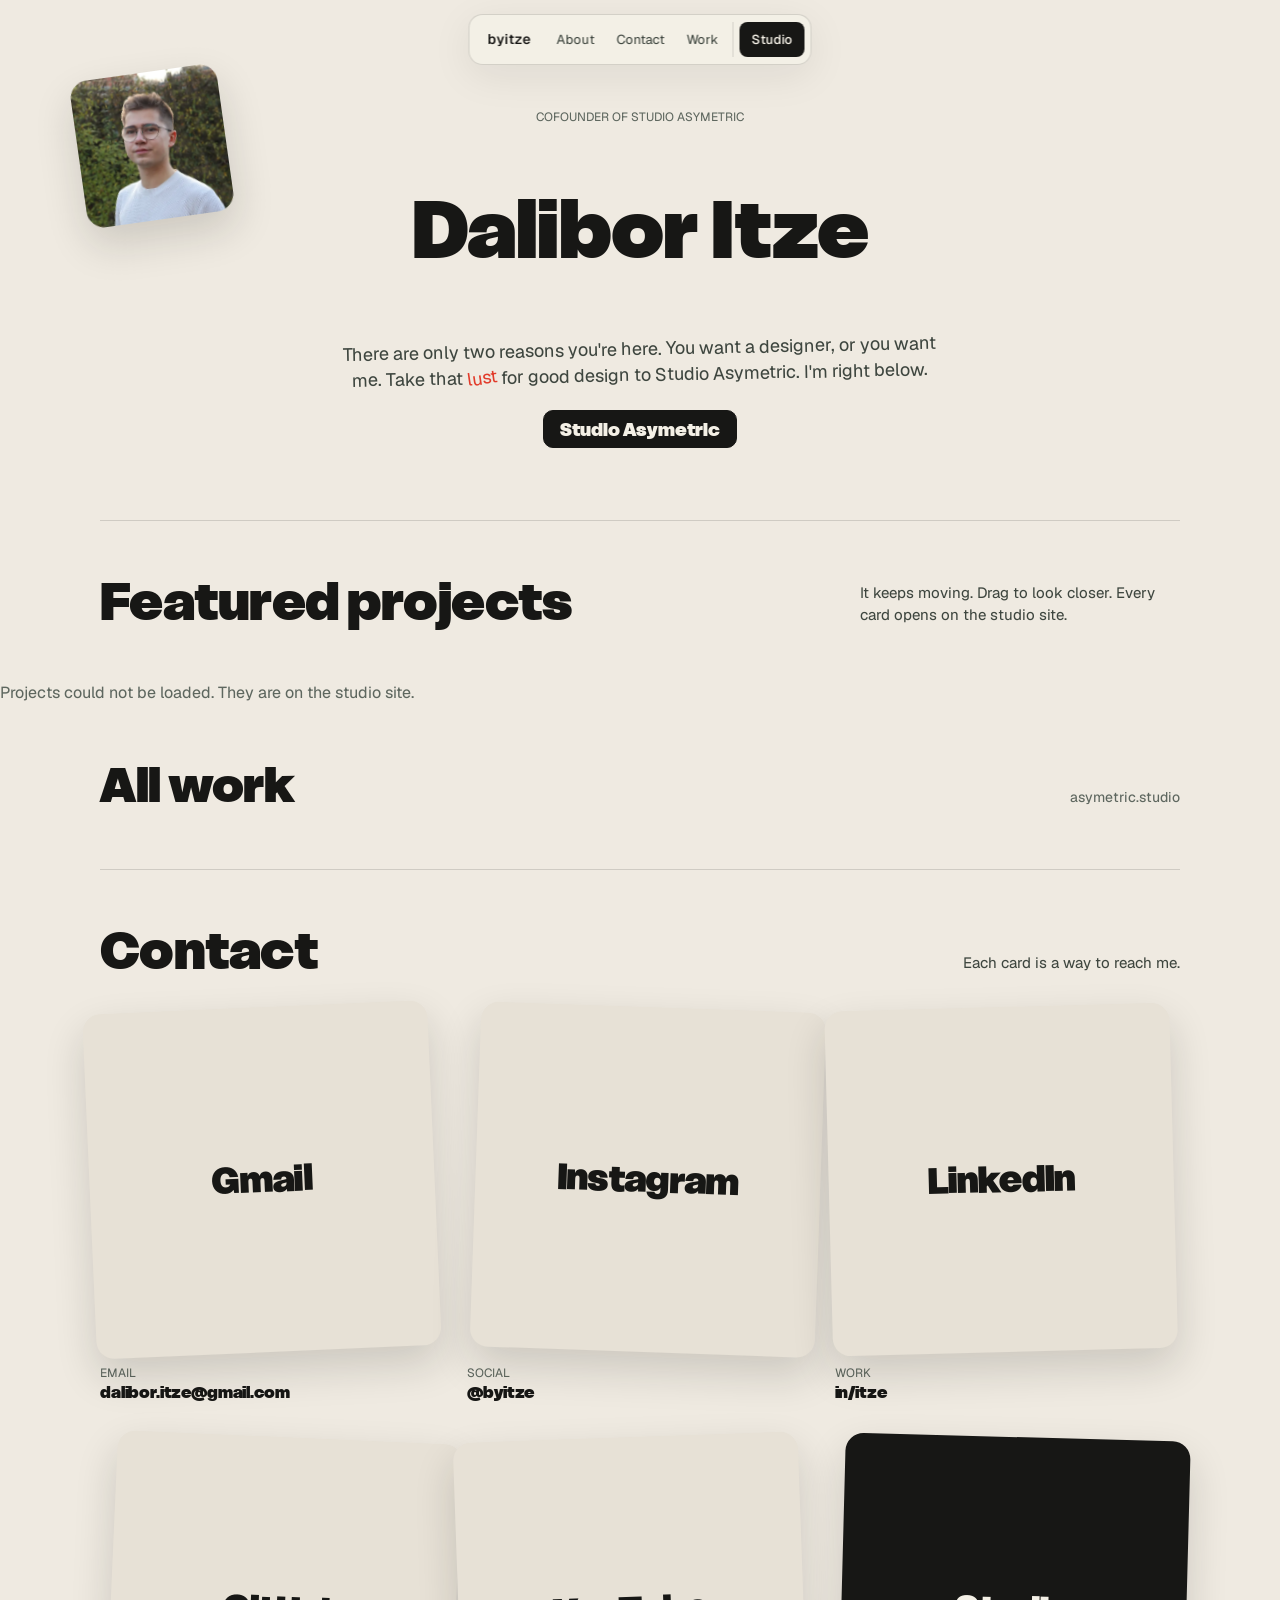
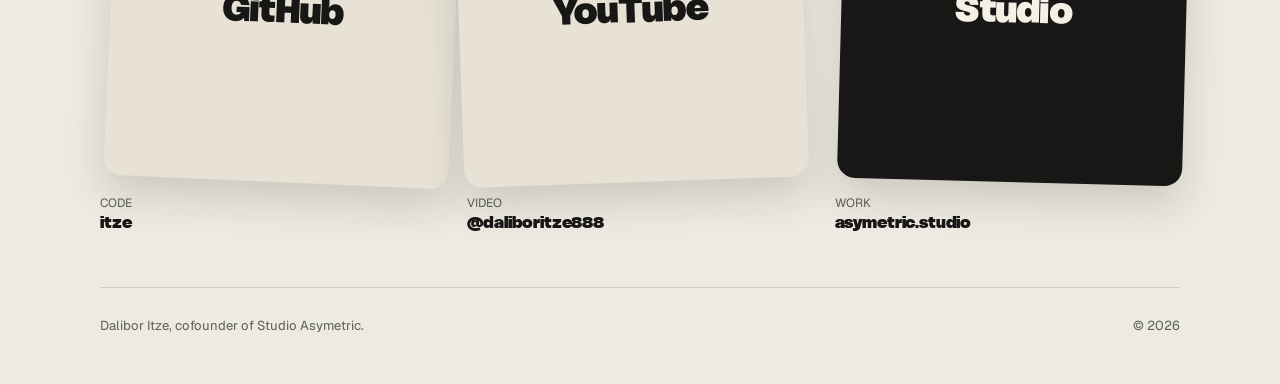
<file: index.html>
<!DOCTYPE html>
<html lang="en">
<head>
  <meta charset="utf-8">
  <meta name="viewport" content="width=device-width, initial-scale=1">
  <title>Dalibor Itze — cofounder of Studio Asymetric</title>
  <meta name="author" content="Dalibor Itze">
  <meta name="description" content="Dalibor Itze is a cofounder of Studio Asymetric. A short page with a portrait, contact links, and featured studio projects.">
  <meta name="robots" content="index, follow, max-image-preview:large">
  <link rel="canonical" href="https://byitze.com/">
  <meta property="og:site_name" content="Dalibor Itze">
  <meta property="og:locale" content="en">
  <meta property="og:title" content="Dalibor Itze — cofounder of Studio Asymetric">
  <meta property="og:description" content="A short page about Dalibor Itze, with contact links and featured work from Studio Asymetric.">
  <meta property="og:image" content="https://byitze.com/images/dalibor-itze.webp">
  <meta property="og:url" content="https://byitze.com/">
  <meta property="og:type" content="profile">
  <meta name="twitter:card" content="summary">
  <meta name="twitter:title" content="Dalibor Itze — cofounder of Studio Asymetric">
  <meta name="twitter:description" content="A short page about Dalibor Itze, with contact links and featured work from Studio Asymetric.">
  <meta name="twitter:image" content="https://byitze.com/images/dalibor-itze.webp">
  <meta name="theme-color" content="#efeae1">
  <link rel="icon" href="/favicon.svg" type="image/svg+xml">
  <link rel="icon" href="/favicon-light.svg" type="image/svg+xml" media="(prefers-color-scheme: light)">
  <link rel="icon" href="/favicon-dark.svg" type="image/svg+xml" media="(prefers-color-scheme: dark)">
  <link rel="preload" href="/fonts/Delight-Black.woff2" as="font" type="font/woff2" crossorigin>
  <link rel="preload" href="/fonts/Geist-latin.woff2" as="font" type="font/woff2" crossorigin>
  <link rel="stylesheet" href="/css/lenis.css">
  <link rel="stylesheet" href="/css/site.css?v=19">
  <script type="application/ld+json">
  {
    "@context": "https://schema.org",
    "@graph": [
      {
        "@type": "Person",
        "@id": "https://byitze.com/#dalibor",
        "name": "Dalibor Itze",
        "url": "https://byitze.com/",
        "image": "https://byitze.com/images/dalibor-itze.webp",
        "jobTitle": "Cofounder",
        "email": "mailto:hello@byitze.com",
        "worksFor": { "@id": "https://byitze.com/#studio" },
        "sameAs": [
          "https://www.instagram.com/byitze/",
          "https://www.linkedin.com/in/itze/",
          "https://github.com/itze",
          "https://www.youtube.com/@daliboritze888",
          "https://asymetric.studio/"
        ]
      },
      {
        "@type": "Organization",
        "@id": "https://byitze.com/#studio",
        "name": "Studio Asymetric",
        "url": "https://asymetric.studio/"
      },
      {
        "@type": "WebSite",
        "@id": "https://byitze.com/#website",
        "url": "https://byitze.com/",
        "name": "Dalibor Itze",
        "inLanguage": "en",
        "description": "A short page about Dalibor Itze, cofounder of Studio Asymetric."
      }
    ]
  }
  </script>
</head>
<body>
  <a class="skip" href="#about">Skip to content</a>

  <header class="nav">
    <a class="brand" href="#about">byitze</a>
    <nav class="nav-links" aria-label="Page">
      <a href="#about">About</a>
      <a href="#contact">Contact</a>
      <a href="#work">Work</a>
    </nav>
    <a class="nav-studio" href="https://asymetric.studio/">Studio</a>
  </header>

  <main>
    <section class="hero" id="about">
      <p class="kicker">Cofounder of Studio Asymetric</p>
      <div class="hero-stage">
        <h1>Dalibor Itze</h1>
        <div class="stickers" id="stickers"></div>
      </div>
      <p class="lede">There are only two reasons you're here. You want a designer, or you want me. Take that <em class="lust">lust</em> for good design to Studio Asymetric. I'm right below.</p>
      <div class="intro-cta">
        <a class="btn btn-primary" href="https://asymetric.studio/work/">Studio Asymetric</a>
      </div>
    </section>

    <section class="block work-block" id="work">
      <div class="block-head">
        <h2>Featured projects</h2>
        <p>It keeps moving. Drag to look closer. Every card opens on the studio site.</p>
      </div>
      <div class="reel" id="reel">
        <div id="projects" class="reel-track">
          <p class="status">Loading projects.</p>
        </div>
      </div>
      <noscript>
        <p class="status"><a href="https://asymetric.studio/work/">See the work on asymetric.studio</a></p>
      </noscript>
      <a class="all-work" href="https://asymetric.studio/work/">
        <span>All work</span>
        <span class="all-work-go">asymetric.studio</span>
      </a>
    </section>

    <section class="block" id="contact">
      <div class="block-head">
        <h2>Contact</h2>
        <p>Each card is a way to reach me.</p>
      </div>
      <div class="contact-grid">
        <a class="reel-card contact-card" href="mailto:dalibor.itze@gmail.com">
          <div class="reel-frame contact-face" style="--rest:-2.5deg"><span>Gmail</span></div>
          <p class="reel-type">Email</p>
          <h3 class="reel-title">dalibor.itze@gmail.com</h3>
        </a>
        <a class="reel-card contact-card" href="https://www.instagram.com/byitze/">
          <div class="reel-frame contact-face" style="--rest:2deg"><span>Instagram</span></div>
          <p class="reel-type">Social</p>
          <h3 class="reel-title">@byitze</h3>
        </a>
        <a class="reel-card contact-card" href="https://www.linkedin.com/in/itze/">
          <div class="reel-frame contact-face" style="--rest:-1.5deg"><span>LinkedIn</span></div>
          <p class="reel-type">Work</p>
          <h3 class="reel-title">in/itze</h3>
        </a>
        <a class="reel-card contact-card" href="https://github.com/itze">
          <div class="reel-frame contact-face" style="--rest:2.5deg"><span>GitHub</span></div>
          <p class="reel-type">Code</p>
          <h3 class="reel-title">itze</h3>
        </a>
        <a class="reel-card contact-card" href="https://www.youtube.com/@daliboritze888">
          <div class="reel-frame contact-face" style="--rest:-2deg"><span>YouTube</span></div>
          <p class="reel-type">Video</p>
          <h3 class="reel-title">@daliboritze888</h3>
        </a>
        <a class="reel-card contact-card contact-ink" href="https://asymetric.studio/">
          <div class="reel-frame contact-face" style="--rest:1.5deg"><span>Studio</span></div>
          <p class="reel-type">Work</p>
          <h3 class="reel-title">asymetric.studio</h3>
        </a>
      </div>
    </section>

  </main>

  <footer class="footer">
    <p>Dalibor Itze, cofounder of Studio Asymetric.</p>
    <p>© <span id="year">2026</span></p>
  </footer>

  <script src="/js/lenis.min.js"></script>
  <script src="/js/site.js?v=13"></script>
</body>
</html>
</file>
<file: css/lenis.css>
html.lenis,html.lenis body{height:auto}.lenis:not(.lenis-autoToggle).lenis-stopped{overflow:clip}.lenis [data-lenis-prevent],.lenis [data-lenis-prevent-wheel],.lenis [data-lenis-prevent-touch]{overscroll-behavior:contain}.lenis.lenis-smooth iframe{pointer-events:none}.lenis.lenis-autoToggle{transition-property:overflow;transition-duration:1ms;transition-behavior:allow-discrete}
</file>
<file: css/site.css>
@font-face {
  font-family: Delight;
  src: url("/fonts/Delight-Black.woff2") format("woff2");
  font-weight: 900;
  font-style: normal;
  font-display: swap;
}

@font-face {
  font-family: Geist;
  src: url("/fonts/Geist-latin.woff2") format("woff2");
  font-weight: 100 900;
  font-style: normal;
  font-display: swap;
  unicode-range: U+0000-00FF, U+0131, U+0152-0153, U+02BB-02BC, U+02C6, U+02DA, U+02DC, U+0304, U+0308, U+0329, U+2000-206F, U+20AC, U+2122, U+2191, U+2193, U+2212, U+2215, U+FEFF, U+FFFD;
}

@font-face {
  font-family: Geist;
  src: url("/fonts/Geist-latin-ext.woff2") format("woff2");
  font-weight: 100 900;
  font-style: normal;
  font-display: swap;
  unicode-range: U+0100-02BA, U+02BD-02C5, U+02C7-02CC, U+02CE-02D7, U+02DD-02FF, U+0304, U+0308, U+0329, U+1D00-1DBF, U+1E00-1E9F, U+1EF2-1EFF, U+2020, U+20A0-20AB, U+20AD-20C0, U+2113, U+2C60-2C7F, U+A720-A7FF;
}

:root {
  --paper: #efeae1;
  --sheet: #e7e1d6;
  --plaster: #e6e0d4;
  --cream: #f4f0e6;
  --ink: #171715;
  --muted: #5e675f;
  --body: #3e463f;
  --line: rgba(20, 20, 19, 0.14);
  --red: #e23b2a;
  --shadow: 0 18px 40px rgba(23, 23, 21, 0.16);
  color-scheme: light;
}

*,
*::before,
*::after { box-sizing: border-box; }

html {
  scroll-padding-top: 96px;
}

html.lenis {
  scroll-behavior: auto;
}

body {
  margin: 0;
  overflow-x: clip;
  background: var(--paper);
  color: var(--ink);
  font-family: Geist, "Segoe UI", system-ui, sans-serif;
  font-weight: 430;
  font-size: 16px;
  line-height: 1.5;
  text-rendering: optimizeLegibility;
}

::selection {
  background: var(--red);
  color: var(--cream);
}

:focus-visible {
  outline: 2px solid var(--red);
  outline-offset: 3px;
}

img { max-width: 100%; display: block; }

a { color: inherit; }

.skip {
  position: absolute;
  left: 12px;
  top: -48px;
  background: var(--ink);
  color: var(--cream);
  padding: 8px 12px;
  z-index: 40;
}

.skip:focus { top: 10px; }

.nav {
  position: fixed;
  top: 14px;
  left: 50%;
  transform: translateX(-50%);
  z-index: 30;
  width: max-content;
  max-width: calc(100% - 20px);
  display: flex;
  align-items: center;
  gap: 4px;
  padding: 6px;
  border-radius: 14px;
  background: rgba(244, 240, 230, 0.92);
  border: 1px solid var(--line);
  box-shadow: 0 10px 40px rgba(23, 23, 21, 0.08);
  backdrop-filter: blur(16px);
}

.brand,
.nav-links a,
.nav-studio {
  text-decoration: none;
  border-radius: 8px;
}

.brand {
  padding: 8px 12px;
  font-size: 14px;
  font-weight: 560;
}

.nav-links {
  display: flex;
  align-items: center;
  gap: 2px;
  padding-right: 4px;
  border-right: 1px solid var(--line);
}

.nav-links a {
  padding: 8px 10px;
  font-size: 13px;
  color: var(--body);
}

.nav-links a:hover,
.brand:hover {
  background: rgba(23, 23, 21, 0.06);
  color: var(--ink);
}

.nav-studio {
  margin-left: 2px;
  padding: 8px 12px;
  background: var(--ink);
  color: var(--cream);
  font-size: 13px;
  font-weight: 520;
}

.nav-studio:hover {
  background: var(--red);
  color: var(--cream);
}

main {
  width: min(1080px, calc(100% - 40px));
  margin: 0 auto;
  padding-top: 108px;
}

h1,
h2,
.reel-title,
.all-work,
.btn {
  font-family: Delight, Geist, sans-serif;
  font-weight: 900;
  font-synthesis: none;
  letter-spacing: -0.01em;
}

.kicker {
  margin: 0;
  text-align: center;
  font-size: 12px;
  text-transform: uppercase;
  color: var(--muted);
}

.hero { padding-bottom: clamp(36px, 6vw, 72px); }

.hero-stage {
  position: relative;
  display: grid;
  place-items: center;
  margin: 10px 0 8px;
  padding: clamp(48px, 8vw, 56px) 0 clamp(32px, 6vw, 40px);
}

h1 {
  margin: 0;
  position: relative;
  z-index: 1;
  max-width: 100%;
  font-size: clamp(44px, 6.4vw, 80px);
  line-height: 0.95;
  letter-spacing: -0.01em;
  text-align: center;
}

.stickers {
  position: absolute;
  inset: -14% -2% -16%;
  z-index: 2;
  pointer-events: none;
}

.sticker {
  position: absolute;
  left: var(--x);
  top: var(--y);
  width: clamp(84px, 13vw, 148px);
  aspect-ratio: 1;
  border-radius: 18px;
  overflow: hidden;
  pointer-events: auto;
  cursor: grab;
  touch-action: none;
  background: var(--plaster);
  box-shadow: var(--shadow);
  opacity: 0;
  transform: translate3d(calc(var(--dx, 0px) + var(--mx, 0px)), calc(var(--dy, 0px) + var(--my, 0px)), 0) rotate(calc(var(--rest) + var(--spin, 0deg)));
  transition: transform 0.55s cubic-bezier(0.2, 0.8, 0.2, 1), box-shadow 0.4s ease;
  animation: sticker-in 0.7s cubic-bezier(0.16, 1.15, 0.4, 1) forwards;
  animation-delay: calc(var(--i) * 70ms + 120ms);
}

.sticker img {
  width: 100%;
  height: 100%;
  object-fit: cover;
}

.sticker:hover {
  z-index: 4;
  box-shadow: 0 26px 50px rgba(23, 23, 21, 0.22);
  transform: translate3d(calc(var(--dx, 0px) + var(--mx, 0px)), calc(var(--dy, 0px) + var(--my, 0px) - 8px), 0) rotate(calc(var(--rest) + var(--spin, 0deg))) scale(1.06);
}

.sticker.is-held {
  z-index: 5;
  cursor: grabbing;
  transition: none;
  box-shadow: 0 28px 46px rgba(23, 23, 21, 0.28);
  transform: translate3d(calc(var(--dx, 0px) + var(--mx, 0px)), calc(var(--dy, 0px) + var(--my, 0px)), 0) rotate(calc(var(--rest) + var(--spin, 0deg) + var(--peel, 0deg))) scale(1.08);
}

.sticker-fallback {
  width: 100%;
  height: 100%;
  background:
    linear-gradient(135deg, transparent 46%, rgba(23, 23, 21, 0.16) 46% 54%, transparent 54%),
    var(--sheet);
}

@keyframes sticker-in {
  from { opacity: 0; }
  to { opacity: 1; }
}

.lede,
.intro-cta {
  position: relative;
  z-index: 3;
  max-width: 34em;
  margin-left: auto;
  margin-right: auto;
  text-align: center;
}

.lede {
  margin-top: 28px;
  color: var(--body);
  font-size: 18px;
  line-height: 1.45;
  transform: rotate(-1.15deg);
}

.lust {
  color: var(--red);
  font-style: normal;
  display: inline-block;
  transform: rotate(-7deg);
  transition: transform 0.35s cubic-bezier(0.2, 0.8, 0.2, 1);
}

.lust:hover {
  transform: rotate(-14deg) translateY(-3px);
}

.intro-cta { margin-top: 22px; }

.btn {
  display: inline-block;
  padding: 10px 16px 8px;
  border-radius: 10px;
  font-size: 18px;
  letter-spacing: 0;
  line-height: 1;
  text-decoration: none;
  border: 1px solid transparent;
}

.btn-primary {
  background: var(--ink);
  color: var(--cream);
  border-color: var(--ink);
}

.btn-primary:hover {
  background: var(--red);
  border-color: var(--red);
  color: var(--cream);
}

.block {
  padding: clamp(28px, 5vw, 56px) 0;
  border-top: 1px solid var(--line);
}

.block-head {
  display: grid;
  grid-template-columns: 1fr 1fr;
  gap: 24px;
  align-items: end;
}

.block-head h2 {
  margin: 0;
  font-size: clamp(36px, 4.6vw, 52px);
  letter-spacing: -0.01em;
  line-height: 0.95;
}

.block-head p {
  margin: 0;
  max-width: 32ch;
  justify-self: end;
  color: var(--body);
  font-size: 15px;
}

.work-block { overflow: visible; }

.reel {
  margin: 18px calc(50% - 50vw) 0;
  width: 100vw;
  overflow: hidden;
  cursor: grab;
  touch-action: pan-y;
  user-select: none;
  padding: 28px 0 48px;
}

.reel.is-drag { cursor: grabbing; }
.reel.is-drag .reel-frame,
.reel.is-loop .reel-frame { transition: none; }
.reel.is-drag .reel-card { pointer-events: none; }

.reel-track {
  display: flex;
  align-items: flex-start;
  gap: 22px;
  width: max-content;
  will-change: transform;
}

.status {
  margin: 8px 0 0;
  color: var(--muted);
}

.reel-card {
  flex: 0 0 clamp(240px, 34vw, 420px);
  text-decoration: none;
  color: inherit;
  -webkit-user-drag: none;
}

.reel-frame {
  position: relative;
  border-radius: 18px;
  overflow: hidden;
  background: var(--plaster);
  box-shadow: var(--shadow);
  transform: translateY(var(--lift, 0px)) rotate(calc(var(--tilt, 0deg) + var(--rest, 0deg)));
  transform-origin: center 120%;
  transition: transform 0.45s cubic-bezier(0.2, 0.8, 0.2, 1);
}

.reel-frame img,
.reel-frame .sticker-fallback {
  width: 100%;
  aspect-ratio: 1;
  object-fit: cover;
}

.reel-card:hover .reel-frame {
  transform: translateY(calc(var(--lift, 0px) - 10px)) rotate(calc(var(--tilt, 0deg) + var(--rest, 0deg))) scale(1.03);
}

.contact-grid {
  display: grid;
  grid-template-columns: repeat(3, minmax(0, 1fr));
  gap: 36px 22px;
  margin-top: 32px;
}

.contact-card {
  display: block;
  min-width: 0;
}

.contact-face {
  display: grid;
  place-items: center;
  aspect-ratio: 1;
  padding: 18px;
  background: var(--sheet);
  container-type: inline-size;
  text-align: center;
}

.contact-face span {
  font-family: Delight, Geist, sans-serif;
  font-weight: 900;
  font-size: clamp(22px, 16cqi, 36px);
  letter-spacing: -0.02em;
  line-height: 0.85;
}

.contact-card .reel-title {
  font-size: 16px;
  line-height: 1.05;
  overflow-wrap: anywhere;
}

.contact-ink .contact-face {
  background: var(--ink);
  color: var(--cream);
}

.reel-type {
  margin: 12px 0 0;
  font-size: 12px;
  text-transform: uppercase;
  color: var(--muted);
}

.reel-title {
  margin: 2px 0 0;
  font-size: clamp(22px, 2.2vw, 28px);
  line-height: 1;
  letter-spacing: -0.01em;
}

.reel-meta {
  margin: 4px 0 0;
  color: var(--body);
  font-size: 14px;
}

.all-work {
  display: flex;
  justify-content: space-between;
  align-items: baseline;
  gap: 16px;
  padding: 8px 0 4px;
  text-decoration: none;
  font-size: clamp(32px, 4.2vw, 48px);
  letter-spacing: -0.01em;
  line-height: 1;
}

.all-work-go {
  font-family: Geist, sans-serif;
  font-size: 14px;
  font-weight: 450;
  letter-spacing: 0;
  text-transform: none;
  color: var(--muted);
}

.all-work:hover,
.all-work:hover .all-work-go { color: var(--red); }

.footer {
  width: min(1080px, calc(100% - 40px));
  margin: 0 auto;
  padding: 28px 0 48px;
  display: flex;
  justify-content: space-between;
  gap: 16px;
  border-top: 1px solid var(--line);
  color: var(--muted);
  font-size: 13px;
}

.footer p { margin: 0; }

@media (max-width: 900px) {
  .hero-stage {
    padding: clamp(56px, 14vw, 72px) 0 clamp(40px, 10vw, 52px);
  }

  .stickers {
    inset: -20% -6% -22%;
  }
}

@media (max-width: 800px) {
  .block-head { grid-template-columns: 1fr; }
  .block-head p { justify-self: start; }
  .contact-grid { grid-template-columns: 1fr 1fr; }
  h1 { font-size: clamp(40px, 11vw, 56px); }
  .sticker { width: 76px; border-radius: 14px; }
}

@media (max-width: 560px) {
  .nav { gap: 0; padding: 5px; }
  .brand { padding: 8px; }
  .nav-links a { padding: 8px 7px; }
  .nav-studio { padding: 8px 10px; }
  .hero-stage { padding: 64px 0 48px; }
  .stickers { inset: -26% -10% -28%; }
  .footer { flex-direction: column; }
}

@media (prefers-reduced-motion: reduce) {
  html { scroll-behavior: auto; }
  .sticker,
  .reel-frame,
  .reel-card:hover .reel-frame,
  .lust { animation: none; transition: none; }
  .sticker { animation: none; opacity: 1; }
}
</file>
